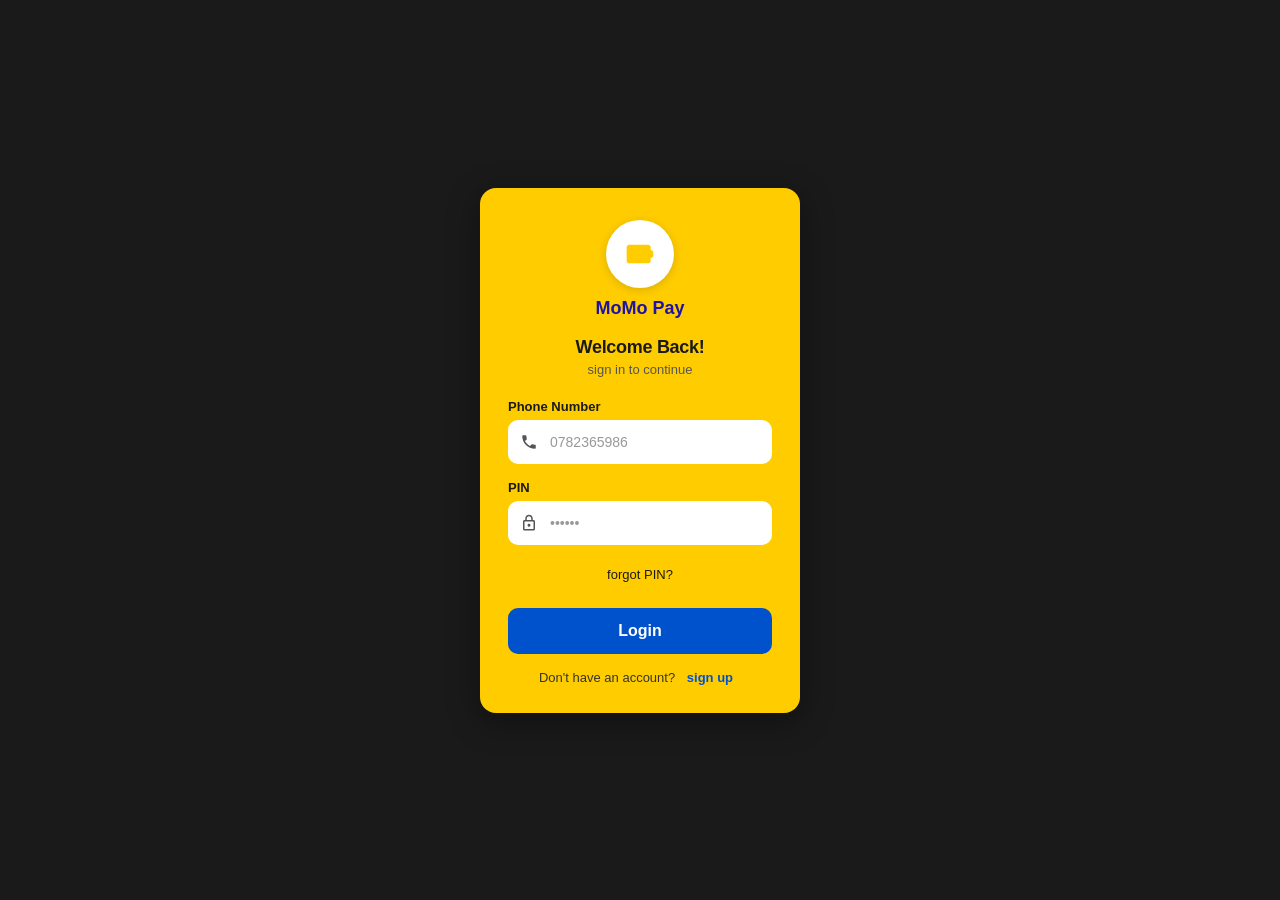
<file: index.html>
<!DOCTYPE html>
<html lang="en">
<head>
  <meta charset="UTF-8">
  <meta name="viewport" content="width=device-width, initial-scale=1.0">
  <title>MoMo Pay - Login</title>
  <link rel="stylesheet" href="styles.css">
</head>
<body>
  <div class="page">
    <div class="login-card">
      <!-- Logo -->
      <div class="logo-wrapper">
        <div class="logo-circle">
          <svg width="32" height="32" viewBox="0 0 24 24" fill="none" xmlns="http://www.w3.org/2000/svg">
            <path d="M2 7C2 5.89543 2.89543 5 4 5H18C19.1046 5 20 5.89543 20 7V17C20 18.1046 19.1046 19 18 19H4C2.89543 19 2 18.1046 2 17V7Z" fill="#1F13A3"/>
            <circle cx="16" cy="12" r="2" fill="#F13A3"/>
            <path d="M20 9H18.5V15H20C21.1046 15 22 14.1046 22 13V11C22 9.89543 21.1046 9 20 9Z" fill="#1F13A3"/>
          </svg>
        </div>
        <p style="font-size:18px; font-weight:bold; color:#1F13A3; margin-top:4px; text-align:center;">MoMo Pay</p>
      </div>

      <h1 class="welcome">Welcome Back!</h1>
      <p class="subtitle">sign in to continue</p>

      <!-- Error Message -->
      <div id="errorBox" class="error-box" style="display: none;"></div>

      <!-- Phone Number -->
      <div class="input-group">
        <label for="phone">Phone Number</label>
        <div class="input-wrapper">
          <span class="input-icon">
            <svg width="18" height="18" viewBox="0 0 24 24" fill="none">
              <path d="M6.62 10.79C8.06 13.62 10.38 15.94 13.21 17.38L15.41 15.18C15.69 14.9 16.08 14.82 16.43 14.93C17.55 15.3 18.75 15.5 20 15.5C20.55 15.5 21 15.95 21 16.5V20C21 20.55 20.55 21 20 21C10.61 21 3 13.39 3 4C3 3.45 3.45 3 4 3H7.5C8.05 3 8.5 3.45 8.5 4C8.5 5.25 8.7 6.45 9.07 7.57C9.18 7.92 9.1 8.31 8.82 8.59L6.62 10.79Z" fill="#555"/>
            </svg>
          </span>
          <input type="tel" id="phone" placeholder="0782365986" maxlength="15" autocomplete="tel">
        </div>
      </div>

      <!-- PIN -->
      <div class="input-group">
        <label for="pin">PIN</label>
        <div class="input-wrapper">
          <span class="input-icon">
            <svg width="18" height="18" viewBox="0 0 24 24" fill="none">
              <path d="M18 8H17V6C17 3.24 14.76 1 12 1C9.24 1 7 3.24 7 6V8H6C4.9 8 4 8.9 4 10V20C4 21.1 4.9 22 6 22H18C19.1 22 20 21.1 20 20V10C20 8.9 19.1 8 18 8ZM12 3C13.66 3 15 4.34 15 6V8H9V6C9 4.34 10.34 3 12 3ZM18 20H6V10H18V20ZM12 17C13.1 17 14 16.1 14 15C14 13.9 13.1 13 12 13C10.9 13 10 13.9 10 15C10 16.1 10.9 17 12 17Z" fill="#555"/>
            </svg>
          </span>
          <input type="password" id="pin" placeholder="••••••" maxlength="6" autocomplete="current-password">
        </div>
      </div>

      <a href="#" class="forgot-link">forgot PIN?</a>

      <!-- Login Button -->
      <button type="button" id="loginBtn" class="login-btn">Login</button>

      <!-- Links -->
      <p class="signup-text">Don't have an account? <a href="#">sign up</a></p>
    </div>
  </div>

  <script src="script.js"></script>
</body>
</html>
</file>
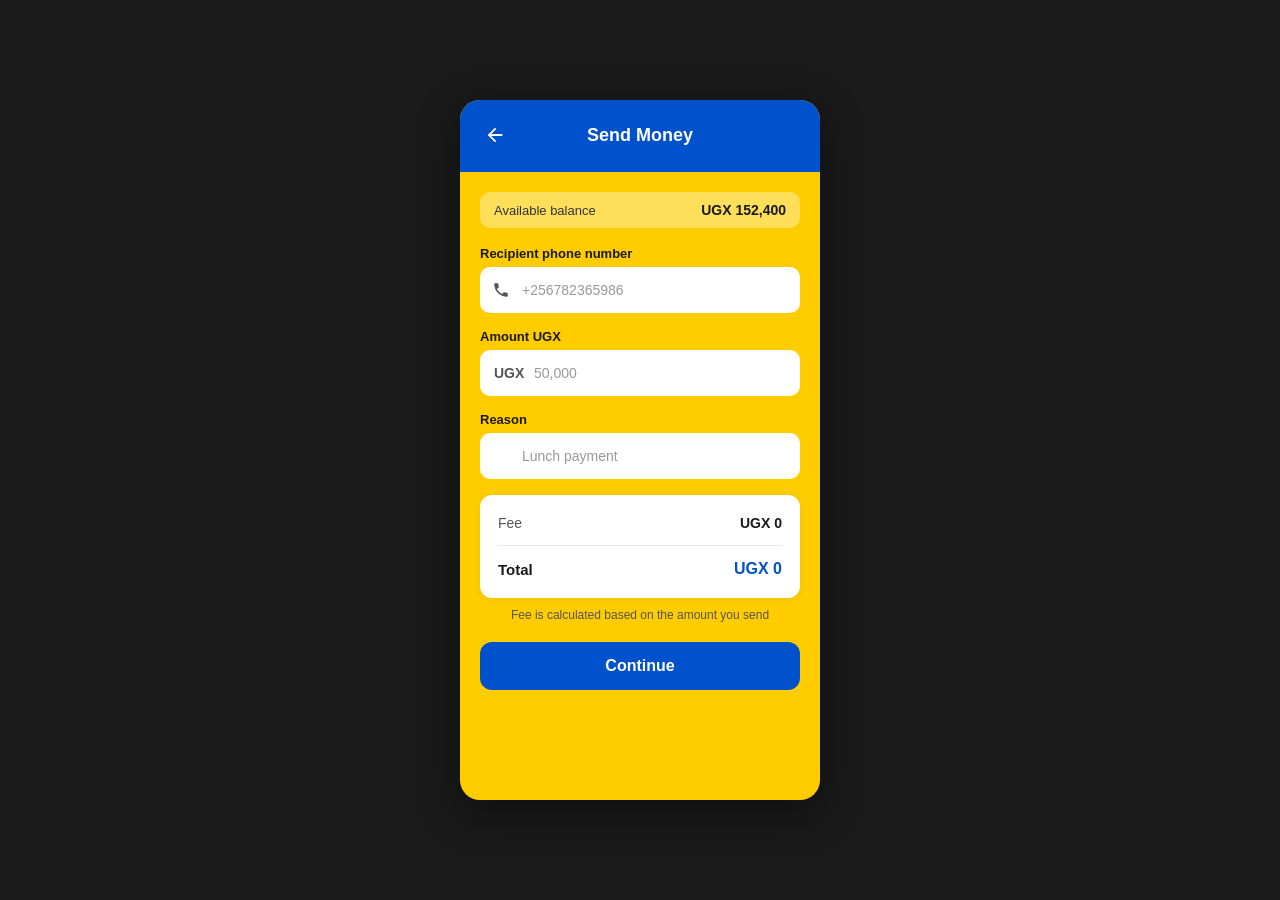
<file: confirm.html>
<!DOCTYPE html>
<html lang="en">
<head>
  <meta charset="UTF-8">
  <meta name="viewport" content="width=device-width, initial-scale=1.0">
  <title>MoMo Pay - Confirm Transaction</title>
  <link rel="stylesheet" href="confirm.css">
</head>
<body>
  <div class="phone-frame">
    <!-- Header -->
    <header class="header">
      <button class="back-btn" id="backBtn" aria-label="Go back" title="Go back">
        <svg width="22" height="22" viewBox="0 0 24 24" fill="none">
          <path d="M20 11H7.83L13.42 5.41L12 4L4 12L12 20L13.41 18.59L7.83 13H20V11Z" fill="white"/>
        </svg>
      </button>
      <h1 class="header-title">Confirm Transaction</h1>
      <div class="header-spacer"></div>
    </header>

    <div class="content">
      <!-- Review Card -->
      <div class="confirm-card">
        <p class="confirm-label">You are sending</p>
        <p class="confirm-amount" id="displayAmount">UGX 50,000</p>
        <p class="confirm-to">To <strong id="displayName">Sarah Mary</strong></p>
        <p class="confirm-phone" id="displayRecipient">0782365986</p>

        <div class="details-box">
          <div class="confirm-row">
            <span class="label">Fee</span>
            <span class="value" id="displayFee">UGX 500</span>
          </div>
          <div class="confirm-row">
            <span class="label">Total</span>
            <span class="value total" id="displayTotal">UGX 50,500</span>
          </div>
          <div class="confirm-row">
            <span class="label">Reason</span>
            <span class="value" id="displayReason">Lunch payment</span>
          </div>
        </div>
      </div>

      <p class="warning-text">Please verify the recipient details before confirming</p>

      <div class="btn-group">
        <button class="confirm-pin-btn" id="confirmBtn">Confirm with PIN</button>
        <button class="cancel-btn" id="cancelBtn">Cancel</button>
      </div>
    </div>
  </div>

  <!-- PIN Popup Modal -->
  <div class="modal-overlay" id="pinModal">
    <div class="modal-box">
      <h2 class="modal-title">Confirm Payment</h2>
      <p class="modal-message">
        You are sending <strong id="modalAmount">UGX 50,000</strong>
        to <strong id="modalName">Sarah Mary</strong>
      </p>
      <p class="modal-phone" id="modalPhone">0782365986</p>

      <div class="pin-group">
        <label for="confirmPin">Enter your PIN to confirm</label>
        <input type="password" id="confirmPin" placeholder="Enter PIN" maxlength="6" autocomplete="off">
      </div>

      <div id="pinError" class="pin-error" style="display: none;"></div>

      <div class="modal-btns">
        <button class="modal-confirm-btn" id="modalConfirmBtn">Confirm</button>
        <button class="modal-cancel-btn" id="modalCancelBtn">Cancel</button>
      </div>
    </div>
  </div>

  <script src="confirm.js"></script>
</body>
</html>
</file>
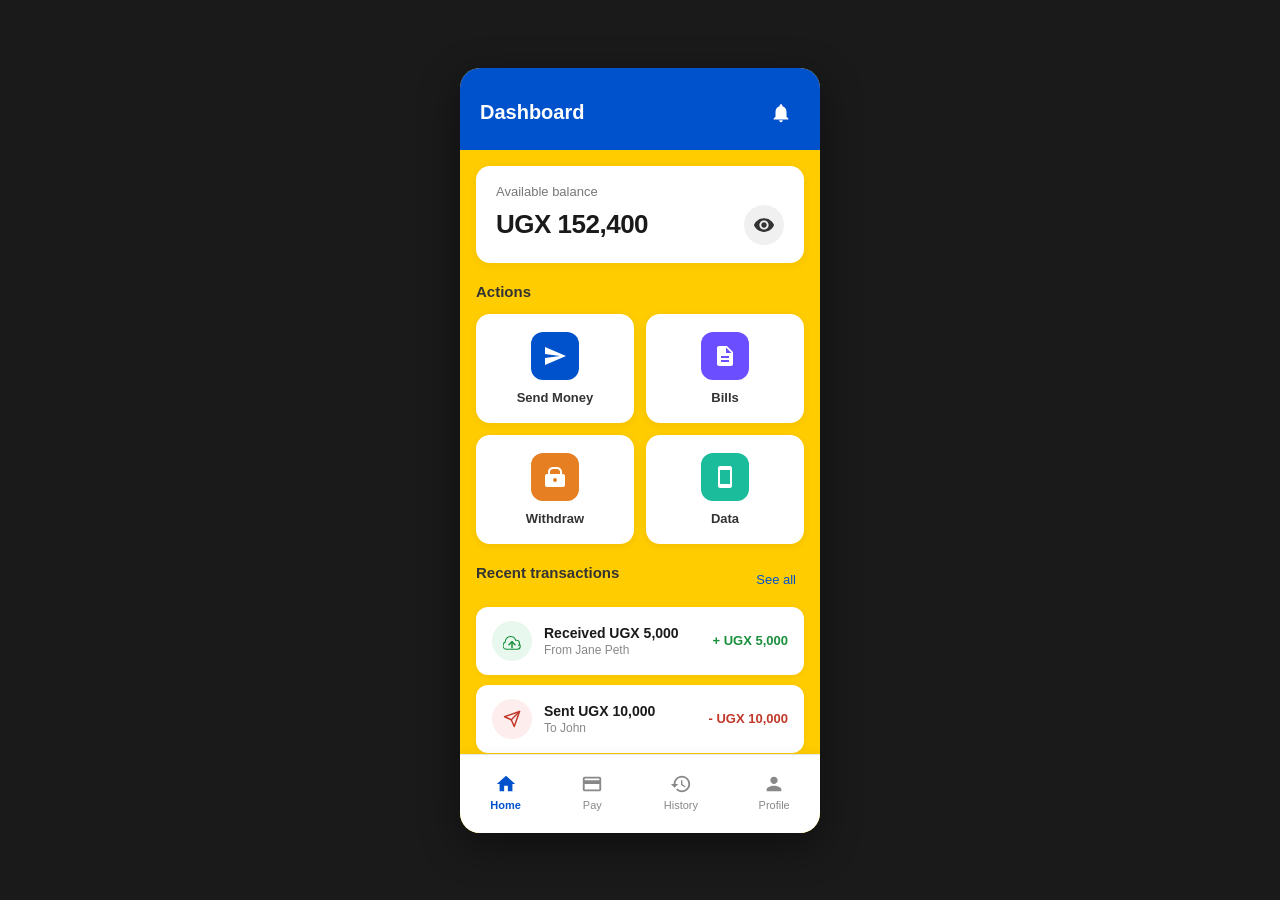
<file: dashboard.html>
<!DOCTYPE html>
<html lang="en">
<head>
  <meta charset="UTF-8">
  <meta name="viewport" content="width=device-width, initial-scale=1.0">
  <title>MoMo Pay - Dashboard</title>
  <link rel="stylesheet" href="dashboard.css">
</head>
<body>
  <div class="phone-frame">
    <!-- Status Bar Spacer -->
    <div class="status-bar"></div>

    <!-- Header -->
    <header class="header">
      <h1 class="header-title">Dashboard</h1>
      <button class="header-btn" id="notificationBtn" aria-label="Notifications" title="Notifications">
        <svg width="22" height="22" viewBox="0 0 24 24" fill="none">
          <path d="M12 22C13.1 22 14 21.1 14 20H10C10 21.1 10.9 22 12 22ZM18 16V11C18 7.93 16.36 5.36 13.5 4.68V4C13.5 3.17 12.83 2.5 12 2.5C11.17 2.5 10.5 3.17 10.5 4V4.68C7.63 5.36 6 7.92 6 11V16L4 18V19H20V18L18 16Z" fill="white"/>
        </svg>
      </button>
    </header>

    <!-- Balance Card -->
    <section class="balance-card">
      <p class="balance-label">Available balance</p>
      <div class="balance-row">
        <h2 class="balance-amount" id="balanceAmount">UGX 152,400</h2>
        <button class="eye-btn" id="toggleBalance" aria-label="Toggle balance visibility" title="Show / Hide balance">
          <svg id="eyeIcon" width="22" height="22" viewBox="0 0 24 24" fill="none">
            <path d="M12 4.5C7 4.5 2.73 7.61 1 12C2.73 16.39 7 19.5 12 19.5C17 19.5 21.27 16.39 23 12C21.27 7.61 17 4.5 12 4.5ZM12 17C9.24 17 7 14.76 7 12C7 9.24 9.24 7 12 7C14.76 7 17 9.24 17 12C17 14.76 14.76 17 12 17ZM12 9C10.34 9 9 10.34 9 12C9 13.66 10.34 15 12 15C13.66 15 15 13.66 15 12C15 10.34 13.66 9 12 9Z" fill="#333"/>
          </svg>
        </button>
      </div>
    </section>

    <!-- Actions -->
    <section class="actions-section">
      <h3 class="section-title">Actions</h3>
      <div class="actions-grid">
        <button class="action-btn" id="sendMoneyBtn" title="Send Money">
          <div class="action-icon send">
            <svg width="24" height="24" viewBox="0 0 24 24" fill="none">
              <path d="M2.01 21L23 12L2.01 3L2 10L17 12L2 14L2.01 21Z" fill="white"/>
            </svg>
          </div>
          <span class="action-label">Send Money</span>
        </button>

        <button class="action-btn" id="billsBtn" title="Pay Bills">
          <div class="action-icon bills">
            <svg width="24" height="24" viewBox="0 0 24 24" fill="none">
              <path d="M14 2H6C4.9 2 4 2.9 4 4V20C4 21.1 4.9 22 6 22H18C19.1 22 20 21.1 20 20V8L14 2ZM16 18H8V16H16V18ZM16 14H8V12H16V14ZM13 9V3.5L18.5 9H13Z" fill="white"/>
            </svg>
          </div>
          <span class="action-label">Bills</span>
        </button>

        <button class="action-btn" id="withdrawBtn" title="Withdraw">
          <div class="action-icon withdraw">
            <svg width="24" height="24" viewBox="0 0 24 24" fill="none">
              <path d="M5 9V7C5 4.24 7.24 2 10 2H14C16.76 2 19 4.24 19 7V9H20C21.1 9 22 9.9 22 11V20C22 21.1 21.1 22 20 22H4C2.9 22 2 21.1 2 20V11C2 9.9 2.9 9 4 9H5ZM7 7V9H17V7C17 5.34 15.66 4 14 4H10C8.34 4 7 5.34 7 7ZM12 17C13.1 17 14 16.1 14 15C14 13.9 13.1 13 12 13C10.9 13 10 13.9 10 15C10 16.1 10.9 17 12 17Z" fill="white"/>
            </svg>
          </div>
          <span class="action-label">Withdraw</span>
        </button>

        <button class="action-btn" id="dataBtn" title="Buy Data">
          <div class="action-icon data">
            <svg width="24" height="24" viewBox="0 0 24 24" fill="none">
              <path d="M17 1.01L7 1C5.9 1 5 1.9 5 3V21C5 22.1 5.9 23 7 23H17C18.1 23 19 22.1 19 21V3C19 1.9 18.1 1.01 17 1.01ZM17 19H7V5H17V19Z" fill="white"/>
            </svg>
          </div>
          <span class="action-label">Data</span>
        </button>
      </div>
    </section>

    <!-- Recent Transactions -->
    <section class="transactions-section">
      <div class="transactions-header">
        <h3 class="section-title">Recent transactions</h3>
        <a href="#" class="see-all" id="seeAllLink">See all</a>
      </div>

      <div class="transaction-list">
        <div class="transaction-item">
          <div class="tx-icon received">
            <svg width="18" height="18" viewBox="0 0 24 24" fill="none">
              <path d="M16 17L12 13L8 17" stroke="#1a8f3c" stroke-width="2" stroke-linecap="round" stroke-linejoin="round"/>
              <path d="M12 13V21" stroke="#1a8f3c" stroke-width="2" stroke-linecap="round"/>
              <path d="M20.39 18.39C21.36 17.53 22 16.33 22 15C22 12.79 20.21 11 18 11C17.66 11 17.33 11.04 17.01 11.12C16.07 8.12 13.32 6 10 6C6.13 6 3 9.13 3 13C3 13.14 3 13.28 3.01 13.42C1.25 14.18 0 15.92 0 18C0 20.76 2.24 23 5 23H19C21.21 23 23 21.21 23 19C23 17.69 22.37 16.51 21.39 15.72" stroke="#1a8f3c" stroke-width="1.5"/>
            </svg>
          </div>
          <div class="tx-details">
            <p class="tx-title">Received UGX 5,000</p>
            <p class="tx-subtitle">From Jane Peth</p>
          </div>
          <div class="tx-amount positive">+ UGX 5,000</div>
        </div>

        <div class="transaction-item">
          <div class="tx-icon sent">
            <svg width="18" height="18" viewBox="0 0 24 24" fill="none">
              <path d="M22 2L11 13" stroke="#c0392b" stroke-width="2" stroke-linecap="round"/>
              <path d="M22 2L15 22L11 13L2 9L22 2Z" stroke="#c0392b" stroke-width="2" stroke-linecap="round" stroke-linejoin="round"/>
            </svg>
          </div>
          <div class="tx-details">
            <p class="tx-title">Sent UGX 10,000</p>
            <p class="tx-subtitle">To John</p>
          </div>
          <div class="tx-amount negative">- UGX 10,000</div>
        </div>
      </div>
    </section>

    <!-- Bottom Navigation -->
    <nav class="bottom-nav">
      <button class="nav-item active" id="navHome" title="Home">
        <svg width="22" height="22" viewBox="0 0 24 24" fill="none">
          <path d="M10 20V14H14V20H19V12H22L12 3L2 12H5V20H10Z" fill="#0052CC"/>
        </svg>
        <span>Home</span>
      </button>
      <button class="nav-item" id="navPay" title="Pay">
        <svg width="22" height="22" viewBox="0 0 24 24" fill="none">
          <path d="M20 4H4C2.89 4 2.01 4.89 2.01 6L2 18C2 19.11 2.89 20 4 20H20C21.11 20 22 19.11 22 18V6C22 4.89 21.11 4 20 4ZM20 18H4V12H20V18ZM20 8H4V6H20V8Z" fill="#888"/>
        </svg>
        <span>Pay</span>
      </button>
      <button class="nav-item" id="navHistory" title="History">
        <svg width="22" height="22" viewBox="0 0 24 24" fill="none">
          <path d="M13 3C8.03 3 4 7.03 4 12H1L4.96 15.96L5.03 16.1L9 12H6C6 8.13 9.13 5 13 5C16.87 5 20 8.13 20 12C20 15.87 16.87 19 13 19C11.07 19 9.32 18.21 8.06 16.94L6.64 18.36C8.27 19.99 10.51 21 13 21C17.97 21 22 16.97 22 12C22 7.03 17.97 3 13 3ZM12 8V13L16.28 15.54L17 14.33L13.5 12.25V8H12Z" fill="#888"/>
        </svg>
        <span>History</span>
      </button>
      <button class="nav-item" id="navProfile" title="Profile">
        <svg width="22" height="22" viewBox="0 0 24 24" fill="none">
          <path d="M12 12C14.21 12 16 10.21 16 8C16 5.79 14.21 4 12 4C9.79 4 8 5.79 8 8C8 10.21 9.79 12 12 12ZM12 14C9.33 14 4 15.34 4 18V20H20V18C20 15.34 14.67 14 12 14Z" fill="#888"/>
        </svg>
        <span>Profile</span>
      </button>
    </nav>
  </div>

  <script src="dashboard.js"></script>
</body>
</html>
</file>
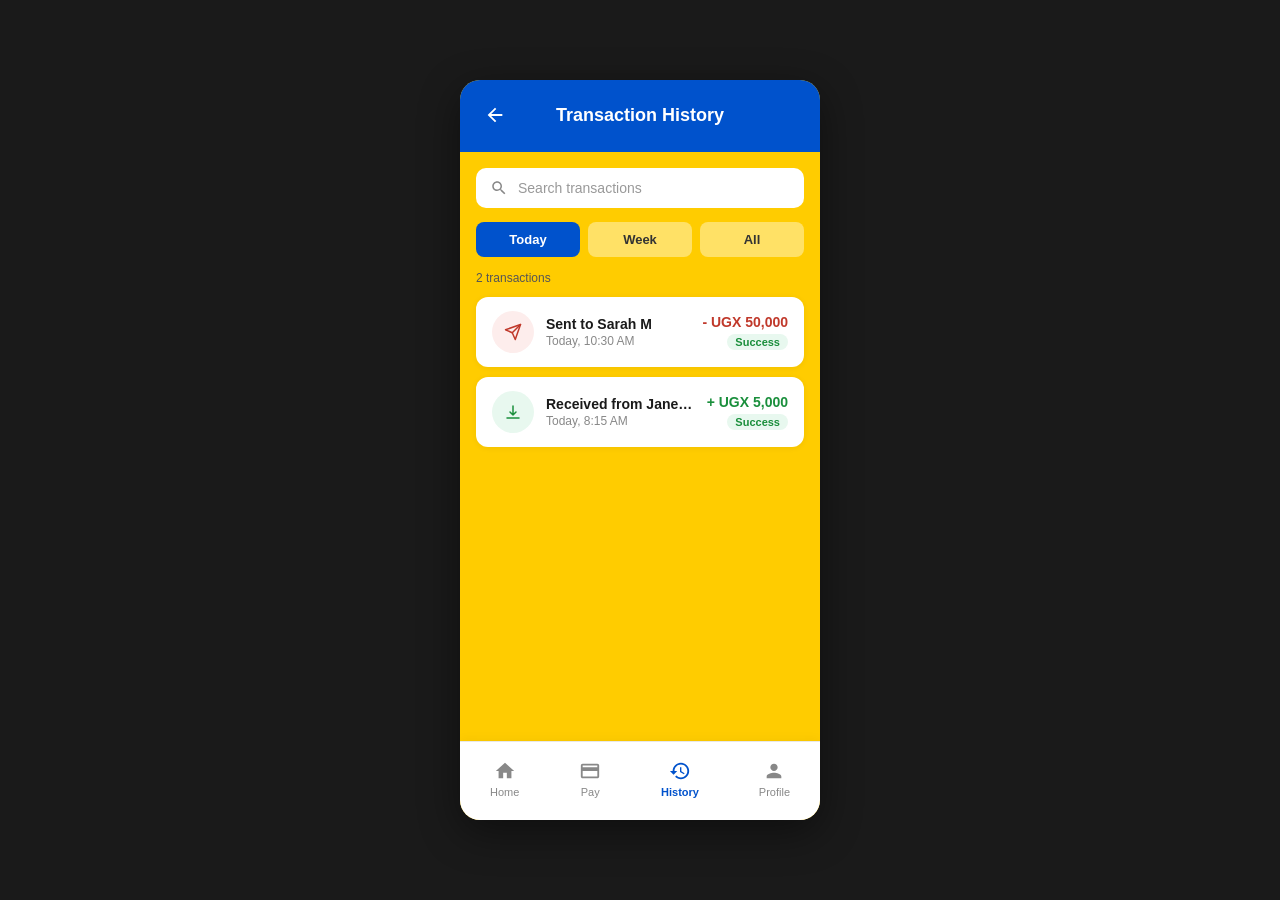
<file: history.html>
<!DOCTYPE html>
<html lang="en">
<head>
  <meta charset="UTF-8">
  <meta name="viewport" content="width=device-width, initial-scale=1.0">
  <title>MoMo Pay - Transaction History</title>
  <link rel="stylesheet" href="history.css">
</head>
<body>
  <div class="phone-frame">
    <!-- Header -->
    <header class="header">
      <button class="back-btn" id="backBtn" aria-label="Go back" title="Go back">
        <svg width="22" height="22" viewBox="0 0 24 24" fill="none">
          <path d="M20 11H7.83L13.42 5.41L12 4L4 12L12 20L13.41 18.59L7.83 13H20V11Z" fill="white"/>
        </svg>
      </button>
      <h1 class="header-title">Transaction History</h1>
      <div class="header-spacer"></div>
    </header>

    <div class="content">
      <!-- Search -->
      <div class="search-box">
        <svg class="search-icon" width="18" height="18" viewBox="0 0 24 24" fill="none">
          <path d="M15.5 14H14.71L14.43 13.73C15.41 12.59 16 11.11 16 9.5C16 5.91 13.09 3 9.5 3C5.91 3 3 5.91 3 9.5C3 13.09 5.91 16 9.5 16C11.11 16 12.59 15.41 13.73 14.43L14 14.71V15.5L19 20.49L20.49 19L15.5 14ZM9.5 14C7.01 14 5 11.99 5 9.5C5 7.01 7.01 5 9.5 5C11.99 5 14 7.01 14 9.5C14 11.99 11.99 14 9.5 14Z" fill="#888"/>
        </svg>
        <input type="text" id="searchInput" placeholder="Search transactions">
      </div>

      <!-- Filter Tabs -->
      <div class="filter-tabs">
        <button class="tab active" data-filter="today" id="tabToday">Today</button>
        <button class="tab" data-filter="week" id="tabWeek">Week</button>
        <button class="tab" data-filter="all" id="tabAll">All</button>
      </div>

      <!-- Transaction count -->
      <p class="tx-count" id="txCount">4 transactions</p>

      <!-- Transaction List -->
      <div class="tx-list" id="txList">
        <!-- Filled by JavaScript -->
      </div>

      <!-- Empty state -->
      <div class="empty-state" id="emptyState" style="display: none;">
        <p>No transactions found</p>
      </div>
    </div>

    <!-- Bottom Navigation -->
    <nav class="bottom-nav">
      <button class="nav-item" id="navHome" title="Home">
        <svg width="22" height="22" viewBox="0 0 24 24" fill="none">
          <path d="M10 20V14H14V20H19V12H22L12 3L2 12H5V20H10Z" fill="#888"/>
        </svg>
        <span>Home</span>
      </button>
      <button class="nav-item" id="navPay" title="Pay">
        <svg width="22" height="22" viewBox="0 0 24 24" fill="none">
          <path d="M20 4H4C2.89 4 2.01 4.89 2.01 6L2 18C2 19.11 2.89 20 4 20H20C21.11 20 22 19.11 22 18V6C22 4.89 21.11 4 20 4ZM20 18H4V12H20V18ZM20 8H4V6H20V8Z" fill="#888"/>
        </svg>
        <span>Pay</span>
      </button>
      <button class="nav-item active" id="navHistory" title="History">
        <svg width="22" height="22" viewBox="0 0 24 24" fill="none">
          <path d="M13 3C8.03 3 4 7.03 4 12H1L4.96 15.96L5.03 16.1L9 12H6C6 8.13 9.13 5 13 5C16.87 5 20 8.13 20 12C20 15.87 16.87 19 13 19C11.07 19 9.32 18.21 8.06 16.94L6.64 18.36C8.27 19.99 10.51 21 13 21C17.97 21 22 16.97 22 12C22 7.03 17.97 3 13 3ZM12 8V13L16.28 15.54L17 14.33L13.5 12.25V8H12Z" fill="#0052CC"/>
        </svg>
        <span>History</span>
      </button>
      <button class="nav-item" id="navProfile" title="Profile">
        <svg width="22" height="22" viewBox="0 0 24 24" fill="none">
          <path d="M12 12C14.21 12 16 10.21 16 8C16 5.79 14.21 4 12 4C9.79 4 8 5.79 8 8C8 10.21 9.79 12 12 12ZM12 14C9.33 14 4 15.34 4 18V20H20V18C20 15.34 14.67 14 12 14Z" fill="#888"/>
        </svg>
        <span>Profile</span>
      </button>
    </nav>
  </div>

  <script src="history.js"></script>
</body>
</html>
</file>
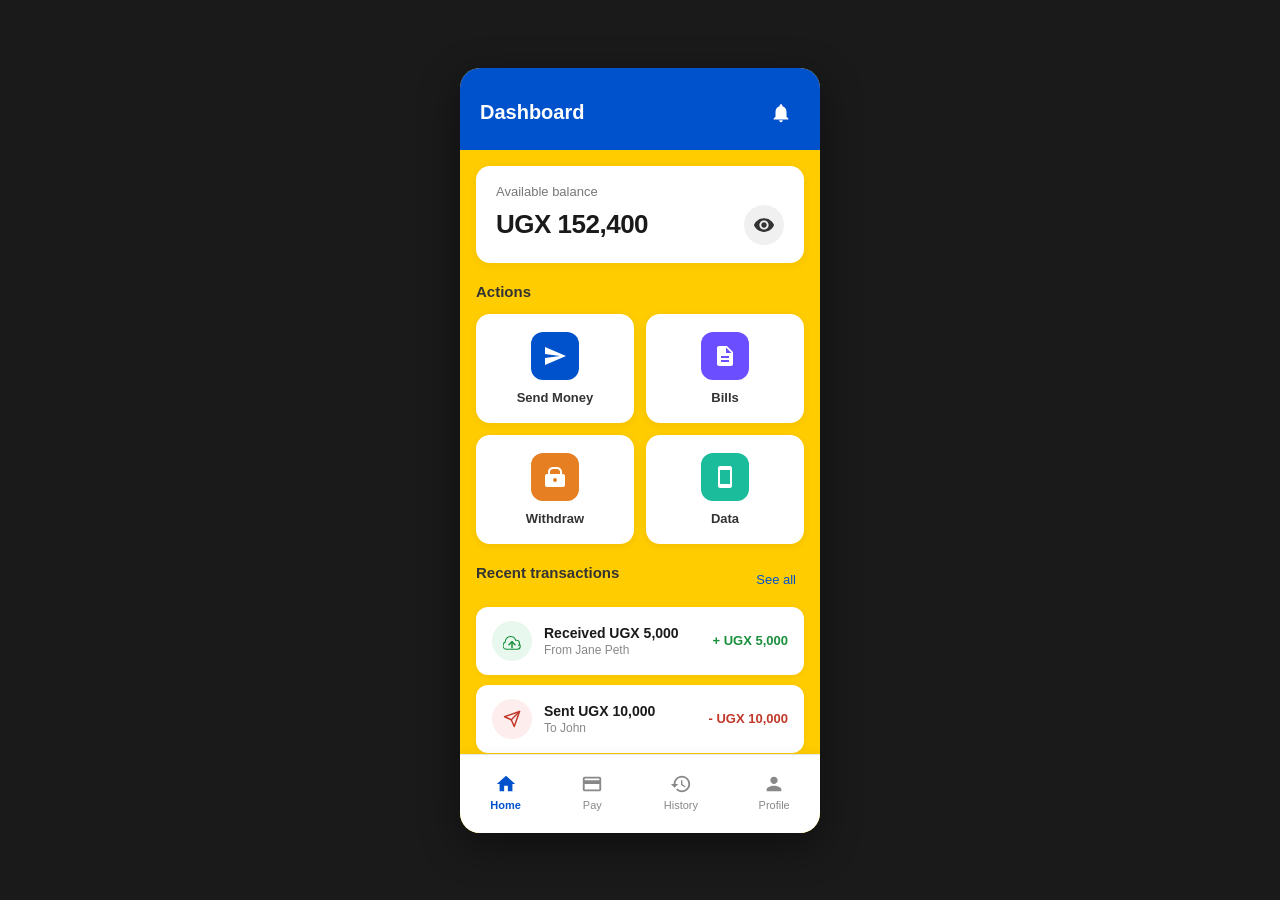
<file: receipt.html>
<!DOCTYPE html>
<html lang="en">
<head>
  <meta charset="UTF-8">
  <meta name="viewport" content="width=device-width, initial-scale=1.0">
  <title>MoMo Pay - Receipt</title>
  <link rel="stylesheet" href="receipt.css">
</head>
<body>
  <div class="phone-frame">
    <header class="header">
      <div class="header-spacer"></div>
      <h1 class="header-title">Receipt</h1>
      <div class="header-spacer"></div>
    </header>

    <div class="content">
      <div class="receipt-card">
        <div class="success-icon">
          <svg width="32" height="32" viewBox="0 0 24 24" fill="none">
            <path d="M9 16.17L4.83 12L3.41 13.41L9 19L21 7L19.59 5.59L9 16.17Z" fill="#1a8f3c"/>
          </svg>
        </div>
        <p class="success-title">Payment Successful</p>
        <p class="success-sub">Your transaction has been completed successfully</p>

        <div class="receipt-row">
          <span class="label">Transaction ID</span>
          <span class="value" id="txId">MM-2026091</span>
        </div>
        <div class="receipt-row">
          <span class="label">Amount</span>
          <span class="value" id="txAmount">UGX 0</span>
        </div>
        <div class="receipt-row">
          <span class="label">To</span>
          <span class="value" id="txTo">-</span>
        </div>
        <div class="receipt-row">
          <span class="label">Fee</span>
          <span class="value" id="txFee">UGX 0</span>
        </div>
        <div class="receipt-row">
          <span class="label">Date and Time</span>
          <span class="value" id="txDate">-</span>
        </div>
        <div class="receipt-row">
          <span class="label">New Balance</span>
          <span class="value" id="txBalance">UGX 0</span>
        </div>
      </div>

      <button class="done-btn" id="doneBtn">Done</button>
    </div>
  </div>

  <script src="receipt.js"></script>
</body>
</html>
</file>
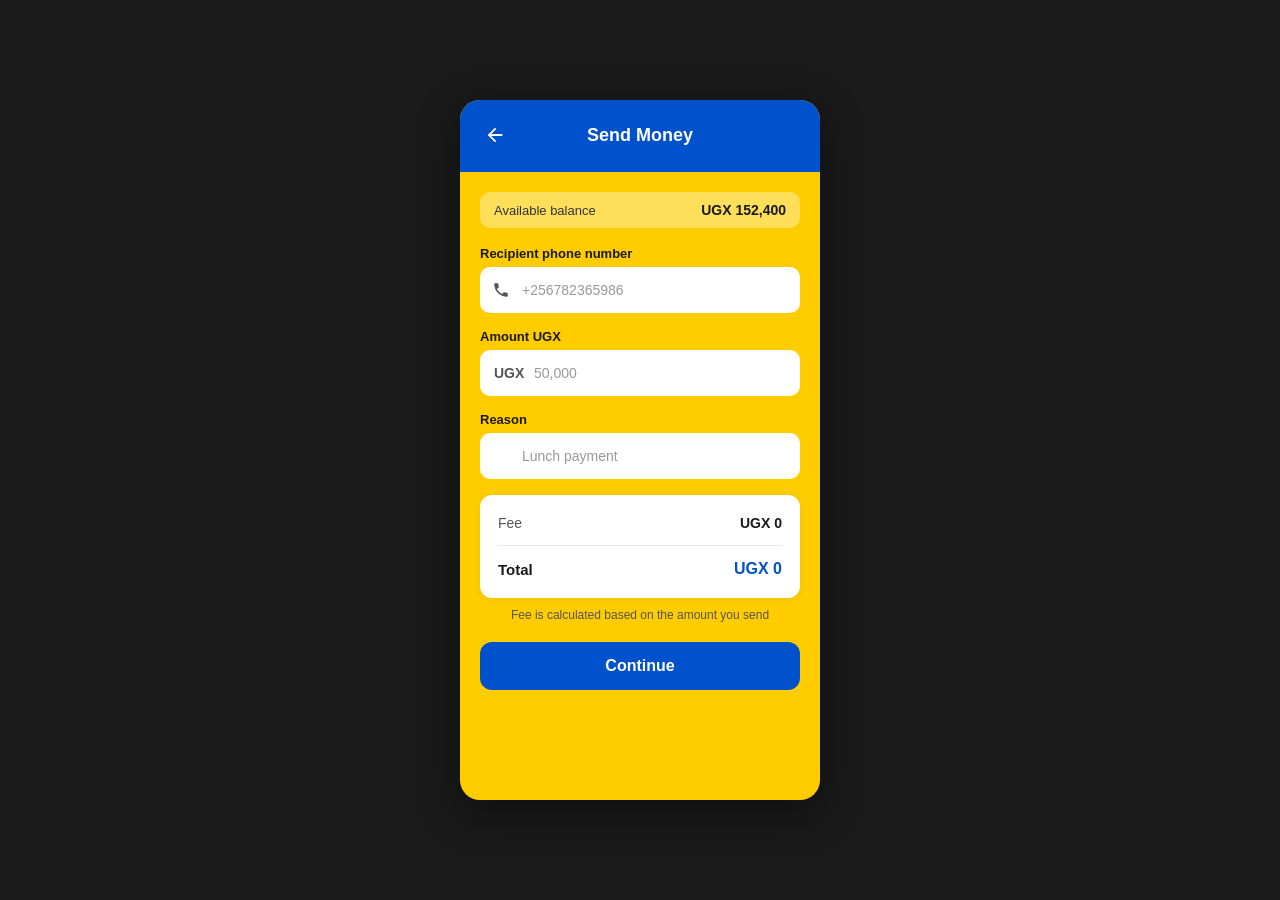
<file: send-money.html>
<!DOCTYPE html>
<html lang="en">
<head>
  <meta charset="UTF-8">
  <meta name="viewport" content="width=device-width, initial-scale=1.0">
  <title>MoMo Pay - Send Money</title>
  <link rel="stylesheet" href="send-money.css">
</head>
<body>
  <div class="phone-frame">
    <!-- Header -->
    <header class="header">
      <button class="back-btn" id="backBtn" aria-label="Go back" title="Go back">
        <svg width="22" height="22" viewBox="0 0 24 24" fill="none">
          <path d="M20 11H7.83L13.42 5.41L12 4L4 12L12 20L13.41 18.59L7.83 13H20V11Z" fill="white"/>
        </svg>
      </button>
      <h1 class="header-title">Send Money</h1>
      <div class="header-spacer"></div>
    </header>

    <div class="content">
      <!-- Available Balance -->
      <div class="balance-info">
        <span class="balance-label">Available balance</span>
        <span class="balance-value" id="availableBalance">UGX 152,400</span>
      </div>

      <!-- Error Message -->
      <div id="errorBox" class="error-box" style="display: none;"></div>

      <!-- Success Message -->
      <div id="successBox" class="success-box" style="display: none;"></div>

      <!-- Recipient Phone -->
      <div class="input-group">
        <label for="recipient">Recipient phone number</label>
        <div class="input-wrapper">
          <span class="input-icon">
            <svg width="18" height="18" viewBox="0 0 24 24" fill="none">
              <path d="M6.62 10.79C8.06 13.62 10.38 15.94 13.21 17.38L15.41 15.18C15.69 14.9 16.08 14.82 16.43 14.93C17.55 15.3 18.75 15.5 20 15.5C20.55 15.5 21 15.95 21 16.5V20C21 20.55 20.55 21 20 21C10.61 21 3 13.39 3 4C3 3.45 3.45 3 4 3H7.5C8.05 3 8.5 3.45 8.5 4C8.5 5.25 8.7 6.45 9.07 7.57C9.18 7.92 9.1 8.31 8.82 8.59L6.62 10.79Z" fill="#555"/>
            </svg>
          </span>
          <input type="tel" id="recipient" placeholder="+256782365986" maxlength="15">
        </div>
      </div>

      <!-- Amount -->
      <div class="input-group">
        <label for="amount">Amount UGX</label>
        <div class="input-wrapper">
          <span class="currency-prefix">UGX</span>
          <input type="number" id="amount" placeholder="50,000" min="500" step="100">
        </div>
      </div>

      <!-- Reason -->
      <div class="input-group">
        <label for="reason">Reason</label>
        <div class="input-wrapper">
          <input type="text" id="reason" placeholder="Lunch payment" maxlength="50">
        </div>
      </div>

      <!-- Fee & Total Summary -->
      <div class="summary-card">
        <div class="summary-row">
          <span class="summary-label">Fee</span>
          <span class="summary-value" id="feeDisplay">UGX 0</span>
        </div>
        <div class="summary-divider"></div>
        <div class="summary-row total-row">
          <span class="summary-label">Total</span>
          <span class="summary-value total-value" id="totalDisplay">UGX 0</span>
        </div>
      </div>

      <!-- Fee Note -->
      <p class="fee-note" id="feeNote">Fee is calculated based on the amount you send</p>

      <!-- Continue Button -->
      <button type="button" id="continueBtn" class="continue-btn">Continue</button>
    </div>
  </div>

  <script src="send-money.js"></script>
</body>
</html>
</file>
<file: styles.css>
* {
  margin: 0;
  padding: 0;
  box-sizing: border-box;
}

body {
  font-family: -apple-system, BlinkMacSystemFont, "Segoe UI", Roboto, Helvetica, Arial, sans-serif;
  background: #1a1a1a;
  min-height: 100vh;
  display: flex;
  justify-content: center;
  align-items: center;
  padding: 20px;
}

.page {
  display: flex;
  justify-content: center;
  align-items: center;
}

.login-card {
  background: #FFCC00;
  width: 320px;
  border-radius: 16px;
  padding: 32px 28px 28px;
  box-shadow: 0 8px 32px rgba(0, 0, 0, 0.4);
  text-align: center;
  transition: box-shadow 0.3s ease;
}

.login-card:hover {
  box-shadow: 0 12px 40px rgba(0, 0, 0, 0.5);
}

/* Logo */
.logo-wrapper {
  display: flex;
  flex-direction: column;
  align-items:center;
  justify-content: center;
  gap:6px;
  margin-bottom: 18px;
}

.logo-circle {
  width: 68px;
  height: 68px;
  background: #FFFFFF;
  border-radius: 50%;
  display: flex;
  align-items: center;
  justify-content: center;
  box-shadow: 0 2px 8px rgba(0, 0, 0, 0.15);
  transition: transform 0.3s ease, box-shadow 0.3s ease;
  cursor: pointer;
}

.logo-circle:hover {
  transform: scale(1.12) rotate(5deg);
  box-shadow: 0 6px 18px rgba(0, 0, 0, 0.3);
}

.logo-circle svg path {
  fill: #FFCC00;
  transition: fill 0.3s ease;
}

.logo-circle:hover svg path {
  fill: #E6B800;
}
.log-circle{
  width:36px;
  height:36px;
}

/* Typography */
.welcome {
  font-size: 18px;
  font-weight: 700;
  color: #1a1a1a;
  margin-bottom: 4px;
  letter-spacing: -0.3px;
}

.subtitle {
  font-size: 13px;
  color: #555;
  margin-bottom: 22px;
  font-weight: 400;
}

/* Error Box */
.error-box {
  background: #ff3b30;
  color: #ffffff;
  font-size: 13px;
  font-weight: 500;
  padding: 10px 14px;
  border-radius: 8px;
  margin-bottom: 16px;
  text-align: left;
  line-height: 1.4;
}

/* Input Groups */
.input-group {
  text-align: left;
  margin-bottom: 16px;
}

.input-group label {
  display: block;
  font-size: 13px;
  font-weight: 600;
  color: #1a1a1a;
  margin-bottom: 6px;
  transition: color 0.2s ease;
}

.input-group:focus-within label {
  color: #0052CC;
}

.input-wrapper {
  position: relative;
  display: flex;
  align-items: center;
}

.input-icon {
  position: absolute;
  left: 12px;
  display: flex;
  align-items: center;
  pointer-events: none;
  transition: transform 0.25s ease;
}

.input-icon svg path {
  transition: fill 0.25s ease;
}

.input-wrapper:focus-within .input-icon {
  transform: scale(1.2);
}

.input-wrapper:focus-within .input-icon svg path {
  fill: #0052CC;
}

.input-wrapper input {
  width: 100%;
  padding: 12px 14px 12px 40px;
  border: 2px solid transparent;
  border-radius: 10px;
  background: #FFFFFF;
  font-size: 14px;
  color: #1a1a1a;
  outline: none;
  transition: box-shadow 0.25s ease, border-color 0.25s ease, transform 0.2s ease;
}

.input-wrapper input::placeholder {
  color: #999;
}

.input-wrapper input:hover {
  box-shadow: 0 3px 12px rgba(0, 0, 0, 0.12);
  border-color: #E0E0E0;
}

.input-wrapper input:focus {
  box-shadow: 0 0 0 3px rgba(0, 82, 204, 0.25);
  border-color: #0052CC;
}

/* Login Button */
.login-btn {
  width: 100%;
  padding: 14px;
  background: #0052CC;
  color: #FFFFFF;
  font-size: 16px;
  font-weight: 600;
  border: none;
  border-radius: 10px;
  cursor: pointer;
  margin-top: 8px;
  margin-bottom: 16px;
  transition: background 0.25s ease, transform 0.2s ease, box-shadow 0.25s ease;
}

.login-btn:hover {
  background: #003d99;
  transform: translateY(-3px);
  box-shadow: 0 8px 20px rgba(0, 82, 204, 0.4);
}

.login-btn:active {
  transform: scale(0.97) translateY(0);
  box-shadow: 0 3px 10px rgba(0, 82, 204, 0.3);
}

/* Links */
.forgot-link {
  display: inline-block;
  font-size: 13px;
  color: #1a1a1a;
  text-decoration: none;
  margin-bottom: 12px;
  font-weight: 500;
  padding: 6px 12px;
  border-radius: 8px;
  transition: background 0.25s ease, color 0.25s ease, transform 0.2s ease;
}

.forgot-link:hover {
  background: rgba(0, 0, 0, 0.1);
  color: #000;
  transform: scale(1.05);
  text-decoration: none;
}

.forgot-link:active {
  transform: scale(0.97);
}

.signup-text {
  font-size: 13px;
  color: #333;
}

.signup-text a {
  color: #0052CC;
  font-weight: 600;
  text-decoration: none;
  padding: 4px 8px;
  border-radius: 6px;
  transition: background 0.25s ease, transform 0.2s ease;
}

.signup-text a:hover {
  background: rgba(0, 82, 204, 0.12);
  text-decoration: underline;
  transform: scale(1.05);
}

.signup-text a:active {
  transform: scale(0.97);
}
</file>
<file: confirm.css>
* {
  margin: 0;
  padding: 0;
  box-sizing: border-box;
}

body {
  font-family: -apple-system, BlinkMacSystemFont, "Segoe UI", Roboto, Helvetica, Arial, sans-serif;
  background: #1a1a1a;
  min-height: 100vh;
  display: flex;
  justify-content: center;
  align-items: center;
  padding: 20px;
}

.phone-frame {
  width: 360px;
  background: #FFCC00;
  border-radius: 20px;
  overflow: hidden;
  box-shadow: 0 12px 40px rgba(0, 0, 0, 0.45);
  min-height: 700px;
  display: flex;
  flex-direction: column;
  position: relative;
}

/* Header */
.header {
  background: #0052CC;
  padding: 16px 16px 18px;
  display: flex;
  align-items: center;
  justify-content: space-between;
}

.back-btn {
  background: transparent;
  border: none;
  cursor: pointer;
  padding: 8px;
  border-radius: 50%;
  display: flex;
  align-items: center;
  justify-content: center;
  transition: background 0.2s ease, transform 0.2s ease;
}

.back-btn:hover {
  background: rgba(255, 255, 255, 0.2);
  transform: scale(1.1);
}

.back-btn:active {
  transform: scale(0.95);
}

.header-title {
  color: #FFFFFF;
  font-size: 18px;
  font-weight: 700;
}

.header-spacer {
  width: 38px;
}

/* Content */
.content {
  padding: 24px 20px 28px;
  flex: 1;
}

/* Confirm Card */
.confirm-card {
  background: #FFFFFF;
  border-radius: 14px;
  padding: 28px 20px 20px;
  margin-bottom: 16px;
  box-shadow: 0 2px 10px rgba(0, 0, 0, 0.08);
  text-align: center;
}

.confirm-label {
  font-size: 14px;
  color: #777;
  margin-bottom: 6px;
}

.confirm-amount {
  font-size: 30px;
  font-weight: 700;
  color: #1a1a1a;
  margin-bottom: 8px;
  letter-spacing: -0.5px;
}

.confirm-to {
  font-size: 15px;
  color: #333;
  margin-bottom: 2px;
}

.confirm-to strong {
  font-weight: 700;
  color: #1a1a1a;
}

.confirm-phone {
  font-size: 13px;
  color: #888;
  margin-bottom: 20px;
}

.details-box {
  background: #F8F8F8;
  border-radius: 10px;
  padding: 4px 16px;
  text-align: left;
}

.confirm-row {
  display: flex;
  justify-content: space-between;
  padding: 12px 0;
  border-bottom: 1px solid #EAEAEA;
  font-size: 14px;
}

.confirm-row:last-child {
  border-bottom: none;
}

.confirm-row .label {
  color: #777;
}

.confirm-row .value {
  font-weight: 600;
  color: #1a1a1a;
}

.confirm-row .value.total {
  color: #0052CC;
  font-weight: 700;
}

/* Warning */
.warning-text {
  font-size: 12px;
  color: #555;
  text-align: center;
  margin-bottom: 20px;
  background: rgba(255, 255, 255, 0.45);
  padding: 12px;
  border-radius: 8px;
  line-height: 1.4;
}

/* Buttons */
.btn-group {
  display: flex;
  flex-direction: column;
  gap: 12px;
}

.confirm-pin-btn {
  width: 100%;
  padding: 15px;
  background: #0052CC;
  color: #FFFFFF;
  font-size: 16px;
  font-weight: 600;
  border: none;
  border-radius: 12px;
  cursor: pointer;
  transition: background 0.25s ease, transform 0.2s ease, box-shadow 0.25s ease;
}

.confirm-pin-btn:hover {
  background: #003d99;
  transform: translateY(-2px);
  box-shadow: 0 8px 20px rgba(0, 82, 204, 0.4);
}

.confirm-pin-btn:active {
  transform: scale(0.97);
}

.cancel-btn {
  width: 100%;
  padding: 14px;
  background: #0052CC;
  color: #FFFFFF;
  font-size: 15px;
  font-weight: 600;
  border: none;
  border-radius: 12px;
  cursor: pointer;
  transition: background 0.25s ease, transform 0.2s ease, box-shadow 0.25s ease;
}

.cancel-btn:hover {
  background: #003d99;
  transform: translateY(-2px);
  box-shadow: 0 6px 16px rgba(0, 82, 204, 0.35);
}

.cancel-btn:active {
  transform: scale(0.97);
}

/* ===== PIN Modal ===== */
.modal-overlay {
  display: none;
  position: fixed;
  top: 0;
  left: 0;
  right: 0;
  bottom: 0;
  background: rgba(0, 0, 0, 0.6);
  z-index: 1000;
  justify-content: center;
  align-items: center;
  padding: 20px;
}

.modal-overlay.active {
  display: flex;
}

.modal-box {
  background: #FFFFFF;
  border-radius: 16px;
  padding: 28px 24px;
  width: 100%;
  max-width: 340px;
  box-shadow: 0 16px 48px rgba(0, 0, 0, 0.3);
  text-align: center;
  animation: modalIn 0.25s ease;
}

@keyframes modalIn {
  from {
    opacity: 0;
    transform: scale(0.9) translateY(20px);
  }
  to {
    opacity: 1;
    transform: scale(1) translateY(0);
  }
}

.modal-title {
  font-size: 18px;
  font-weight: 700;
  color: #1a1a1a;
  margin-bottom: 12px;
}

.modal-message {
  font-size: 14px;
  color: #333;
  line-height: 1.5;
  margin-bottom: 4px;
}

.modal-message strong {
  color: #0052CC;
}

.modal-phone {
  font-size: 13px;
  color: #888;
  margin-bottom: 20px;
}

.pin-group {
  text-align: left;
  margin-bottom: 12px;
}

.pin-group label {
  display: block;
  font-size: 13px;
  font-weight: 600;
  color: #333;
  margin-bottom: 6px;
}

.pin-group input {
  width: 100%;
  padding: 13px 14px;
  border: 2px solid #E0E0E0;
  border-radius: 10px;
  font-size: 18px;
  letter-spacing: 8px;
  text-align: center;
  outline: none;
  transition: border-color 0.2s ease, box-shadow 0.2s ease;
}

.pin-group input:focus {
  border-color: #0052CC;
  box-shadow: 0 0 0 3px rgba(0, 82, 204, 0.2);
}

.pin-error {
  background: #ff3b30;
  color: #fff;
  font-size: 13px;
  font-weight: 500;
  padding: 10px 12px;
  border-radius: 8px;
  margin-bottom: 12px;
  text-align: left;
}

.modal-btns {
  display: flex;
  flex-direction: column;
  gap: 10px;
  margin-top: 8px;
}

.modal-confirm-btn {
  width: 100%;
  padding: 14px;
  background: #0052CC;
  color: #FFFFFF;
  font-size: 15px;
  font-weight: 600;
  border: none;
  border-radius: 10px;
  cursor: pointer;
  transition: background 0.2s ease, transform 0.15s ease;
}

.modal-confirm-btn:hover {
  background: #003d99;
  transform: translateY(-1px);
}

.modal-confirm-btn:active {
  transform: scale(0.97);
}

.modal-cancel-btn {
  width: 100%;
  padding: 12px;
  background: transparent;
  color: #555;
  font-size: 14px;
  font-weight: 600;
  border: 2px solid #DDD;
  border-radius: 10px;
  cursor: pointer;
  transition: background 0.2s ease;
}

.modal-cancel-btn:hover {
  background: #F5F5F5;
}
</file>
<file: dashboard.css>
* {
  margin: 0;
  padding: 0;
  box-sizing: border-box;
}

body {
  font-family: -apple-system, BlinkMacSystemFont, "Segoe UI", Roboto, Helvetica, Arial, sans-serif;
  background: #1a1a1a;
  min-height: 100vh;
  display: flex;
  justify-content: center;
  align-items: center;
  padding: 20px;
}

.phone-frame {
  width: 360px;
  background:#FFCC00;
  border-radius: 20px;
  overflow: hidden;
  box-shadow: 0 12px 40px rgba(0, 0, 0, 0.45);
  position: relative;
  min-height: 720px;
  display: flex;
  flex-direction: column;
}

.status-bar {
  height: 12px;
  background: #0052CC;
}

/* Header */
.header {
  background: #0052CC;
  padding: 14px 20px 18px;
  display: flex;
  justify-content: space-between;
  align-items: center;
}

.header-title {
  color: #FFFFFF;
  font-size: 20px;
  font-weight: 700;
}

.header-btn {
  background: transparent;
  border: none;
  cursor: pointer;
  padding: 8px;
  border-radius: 50%;
  display: flex;
  align-items: center;
  justify-content: center;
  transition: background 0.2s ease, transform 0.2s ease;
}

.header-btn:hover {
  background: rgba(255, 255, 255, 0.2);
  transform: scale(1.1);
}

.header-btn:active {
  background: rgba(255, 255, 255, 0.3);
  transform: scale(0.95);
}

/* Balance Card */
.balance-card {
  background: #FFFFFF;
  margin: 16px 16px 0;
  border-radius: 14px;
  padding: 18px 20px;
  box-shadow: 0 2px 10px rgba(0, 0, 0, 0.06);
  transition: box-shadow 0.25s ease;
}

.balance-card:hover {
  box-shadow: 0 4px 16px rgba(0, 0, 0, 0.1);
}

.balance-label {
  font-size: 13px;
  color: #777;
  margin-bottom: 6px;
}

.balance-row {
  display: flex;
  justify-content: space-between;
  align-items: center;
}

.balance-amount {
  font-size: 26px;
  font-weight: 700;
  color: #1a1a1a;
  letter-spacing: -0.5px;
}

.eye-btn {
  background: #F0F0F0;
  border: none;
  width: 40px;
  height: 40px;
  border-radius: 50%;
  cursor: pointer;
  display: flex;
  align-items: center;
  justify-content: center;
  transition: background 0.2s ease, transform 0.2s ease, box-shadow 0.2s ease;
}

.eye-btn:hover {
  background: #E0E0E0;
  transform: scale(1.1);
  box-shadow: 0 2px 8px rgba(0, 0, 0, 0.12);
}

.eye-btn:active {
  transform: scale(0.92);
  background: #D0D0D0;
}

/* Actions Section */
.actions-section {
  padding: 20px 16px 8px;
}

.section-title {
  font-size: 15px;
  font-weight: 600;
  color: #333;
  margin-bottom: 14px;
}

.actions-grid {
  display: grid;
  grid-template-columns: 1fr 1fr;
  gap: 12px;
}

.action-btn {
  background: #FFFFFF;
  border: none;
  border-radius: 14px;
  padding: 18px 12px;
  cursor: pointer;
  display: flex;
  flex-direction: column;
  align-items: center;
  gap: 10px;
  box-shadow: 0 2px 8px rgba(0, 0, 0, 0.06);
  transition: transform 0.2s ease, box-shadow 0.2s ease, background 0.2s ease;
}

.action-btn:hover {
  transform: translateY(-4px);
  box-shadow: 0 8px 20px rgba(0, 0, 0, 0.14);
  background: #FAFAFA;
}

.action-btn:hover .action-icon {
  transform: scale(1.12);
}

.action-btn:active {
  transform: scale(0.96);
  box-shadow: 0 2px 8px rgba(0, 0, 0, 0.08);
}

.action-icon {
  width: 48px;
  height: 48px;
  border-radius: 12px;
  display: flex;
  align-items: center;
  justify-content: center;
  transition: transform 0.25s ease, box-shadow 0.25s ease;
}

.action-icon.send {
  background: #0052CC;
}

.action-icon.bills {
  background: #6B4EFF;
}

.action-icon.withdraw {
  background: #E67E22;
}

.action-icon.data {
  background: #1ABC9C;
}

.action-btn:hover .action-icon.send {
  box-shadow: 0 4px 12px rgba(0, 82, 204, 0.4);
}

.action-btn:hover .action-icon.bills {
  box-shadow: 0 4px 12px rgba(107, 78, 255, 0.4);
}

.action-btn:hover .action-icon.withdraw {
  box-shadow: 0 4px 12px rgba(230, 126, 34, 0.4);
}

.action-btn:hover .action-icon.data {
  box-shadow: 0 4px 12px rgba(26, 188, 156, 0.4);
}

.action-label {
  font-size: 13px;
  font-weight: 600;
  color: #333;
  transition: color 0.2s ease;
}

.action-btn:hover .action-label {
  color: #000;
}

/* Transactions */
.transactions-section {
  padding: 12px 16px 80px;
  flex: 1;
}

.transactions-header {
  display: flex;
  justify-content: space-between;
  align-items: center;
  margin-bottom: 12px;
}

.see-all {
  font-size: 13px;
  color: #0052CC;
  text-decoration: none;
  font-weight: 500;
  padding: 4px 8px;
  border-radius: 6px;
  transition: background 0.2s ease;
}

.see-all:hover {
  background: rgba(0, 82, 204, 0.1);
  text-decoration: none;
}

.transaction-list {
  display: flex;
  flex-direction: column;
  gap: 10px;
}

.transaction-item {
  background: #FFFFFF;
  border-radius: 12px;
  padding: 14px 16px;
  display: flex;
  align-items: center;
  gap: 12px;
  box-shadow: 0 1px 6px rgba(0, 0, 0, 0.05);
  cursor: pointer;
  transition: transform 0.2s ease, box-shadow 0.2s ease, background 0.2s ease;
}

.transaction-item:hover {
  transform: translateX(4px);
  box-shadow: 0 4px 14px rgba(0, 0, 0, 0.1);
  background: #FAFAFA;
}

.transaction-item:active {
  transform: scale(0.98);
}

.tx-icon {
  width: 40px;
  height: 40px;
  border-radius: 50%;
  display: flex;
  align-items: center;
  justify-content: center;
  flex-shrink: 0;
  transition: transform 0.2s ease;
}

.transaction-item:hover .tx-icon {
  transform: scale(1.1);
}

.tx-icon.received {
  background: #E8F8EF;
}

.tx-icon.sent {
  background: #FDEDEC;
}

.tx-details {
  flex: 1;
  min-width: 0;
}

.tx-title {
  font-size: 14px;
  font-weight: 600;
  color: #1a1a1a;
  margin-bottom: 2px;
}

.tx-subtitle {
  font-size: 12px;
  color: #888;
}

.tx-amount {
  font-size: 13px;
  font-weight: 700;
  white-space: nowrap;
}

.tx-amount.positive {
  color: #1a8f3c;
}

.tx-amount.negative {
  color: #c0392b;
}

/* Bottom Navigation */
.bottom-nav {
  position: absolute;
  bottom: 0;
  left: 0;
  right: 0;
  background: #FFFFFF;
  display: flex;
  justify-content: space-around;
  padding: 10px 0 14px;
  border-top: 1px solid #E8E8E8;
  box-shadow: 0 -2px 10px rgba(0, 0, 0, 0.04);
}

.nav-item {
  background: transparent;
  border: none;
  cursor: pointer;
  display: flex;
  flex-direction: column;
  align-items: center;
  gap: 4px;
  padding: 8px 16px;
  border-radius: 12px;
  transition: background 0.2s ease, transform 0.2s ease;
}

.nav-item:hover {
  background: #F0F0F0;
  transform: translateY(-2px);
}

.nav-item:hover svg path {
  fill: #0052CC;
}

.nav-item:active {
  transform: scale(0.94);
  background: #E8E8E8;
}

.nav-item span {
  font-size: 11px;
  font-weight: 500;
  color: #888;
  transition: color 0.2s ease;
}

.nav-item:hover span {
  color: #0052CC;
}

.nav-item.active span {
  color: #0052CC;
  font-weight: 600;
}

.nav-item.active:hover {
  background: rgba(0, 82, 204, 0.08);
}
</file>
<file: history.css>
* {
  margin: 0;
  padding: 0;
  box-sizing: border-box;
}

body {
  font-family: -apple-system, BlinkMacSystemFont, "Segoe UI", Roboto, Helvetica, Arial, sans-serif;
  background: #1a1a1a;
  min-height: 100vh;
  display: flex;
  justify-content: center;
  align-items: center;
  padding: 20px;
}

.phone-frame {
  width: 360px;
  background: #FFCC00;
  border-radius: 20px;
  overflow: hidden;
  box-shadow: 0 12px 40px rgba(0, 0, 0, 0.45);
  min-height: 740px;
  display: flex;
  flex-direction: column;
  position: relative;
}

/* Header */
.header {
  background: #0052CC;
  padding: 16px 16px 18px;
  display: flex;
  align-items: center;
  justify-content: space-between;
}

.back-btn {
  background: transparent;
  border: none;
  cursor: pointer;
  padding: 8px;
  border-radius: 50%;
  display: flex;
  align-items: center;
  justify-content: center;
  transition: background 0.2s ease, transform 0.2s ease;
}

.back-btn:hover {
  background: rgba(255, 255, 255, 0.2);
  transform: scale(1.1);
}

.back-btn:active {
  transform: scale(0.95);
}

.header-title {
  color: #FFFFFF;
  font-size: 18px;
  font-weight: 700;
}

.header-spacer {
  width: 38px;
}

/* Content */
.content {
  padding: 16px 16px 90px;
  flex: 1;
  overflow-y: auto;
}

/* Search */
.search-box {
  position: relative;
  margin-bottom: 14px;
}

.search-icon {
  position: absolute;
  left: 14px;
  top: 50%;
  transform: translateY(-50%);
  pointer-events: none;
}

.search-box input {
  width: 100%;
  padding: 12px 14px 12px 42px;
  border: none;
  border-radius: 10px;
  background: #FFFFFF;
  font-size: 14px;
  color: #1a1a1a;
  outline: none;
  transition: box-shadow 0.2s ease;
}

.search-box input::placeholder {
  color: #999;
}

.search-box input:hover {
  box-shadow: 0 2px 8px rgba(0, 0, 0, 0.1);
}

.search-box input:focus {
  box-shadow: 0 0 0 2px rgba(0, 82, 204, 0.3);
}

/* Filter Tabs */
.filter-tabs {
  display: flex;
  gap: 8px;
  margin-bottom: 14px;
}

.tab {
  flex: 1;
  padding: 10px;
  border: none;
  border-radius: 8px;
  background: rgba(255, 255, 255, 0.4);
  color: #333;
  font-size: 13px;
  font-weight: 600;
  cursor: pointer;
  transition: background 0.2s ease, color 0.2s ease, transform 0.15s ease;
}

.tab:hover {
  background: rgba(255, 255, 255, 0.7);
  transform: translateY(-1px);
}

.tab.active {
  background: #0052CC;
  color: #FFFFFF;
}

.tab.active:hover {
  background: #003d99;
}

/* Transaction count */
.tx-count {
  font-size: 12px;
  color: #555;
  margin-bottom: 12px;
  font-weight: 500;
}

/* Transaction List */
.tx-list {
  display: flex;
  flex-direction: column;
  gap: 10px;
}

.tx-item {
  background: #FFFFFF;
  border-radius: 12px;
  padding: 14px 16px;
  display: flex;
  align-items: center;
  gap: 12px;
  box-shadow: 0 1px 6px rgba(0, 0, 0, 0.06);
  cursor: pointer;
  transition: transform 0.2s ease, box-shadow 0.2s ease;
}

.tx-item:hover {
  transform: translateX(3px);
  box-shadow: 0 4px 14px rgba(0, 0, 0, 0.1);
}

.tx-item:active {
  transform: scale(0.98);
}

.tx-icon {
  width: 42px;
  height: 42px;
  border-radius: 50%;
  display: flex;
  align-items: center;
  justify-content: center;
  flex-shrink: 0;
}

.tx-icon.sent {
  background: #FDEDEC;
}

.tx-icon.received {
  background: #E8F8EF;
}

.tx-details {
  flex: 1;
  min-width: 0;
}

.tx-title {
  font-size: 14px;
  font-weight: 600;
  color: #1a1a1a;
  margin-bottom: 2px;
  white-space: nowrap;
  overflow: hidden;
  text-overflow: ellipsis;
}

.tx-subtitle {
  font-size: 12px;
  color: #888;
}

.tx-right {
  text-align: right;
  flex-shrink: 0;
}

.tx-amount {
  font-size: 14px;
  font-weight: 700;
  margin-bottom: 2px;
}

.tx-amount.negative {
  color: #c0392b;
}

.tx-amount.positive {
  color: #1a8f3c;
}

.tx-status {
  font-size: 11px;
  font-weight: 600;
  padding: 2px 8px;
  border-radius: 10px;
  display: inline-block;
}

.tx-status.success {
  background: #E8F8EF;
  color: #1a8f3c;
}

.tx-status.pending {
  background: #FFF3E0;
  color: #E67E22;
}

/* Empty state */
.empty-state {
  text-align: center;
  padding: 40px 20px;
  color: #666;
  font-size: 14px;
}

/* Bottom Navigation */
.bottom-nav {
  position: absolute;
  bottom: 0;
  left: 0;
  right: 0;
  background: #FFFFFF;
  display: flex;
  justify-content: space-around;
  padding: 10px 0 14px;
  border-top: 1px solid #E8E8E8;
  box-shadow: 0 -2px 10px rgba(0, 0, 0, 0.04);
}

.nav-item {
  background: transparent;
  border: none;
  cursor: pointer;
  display: flex;
  flex-direction: column;
  align-items: center;
  gap: 4px;
  padding: 8px 16px;
  border-radius: 12px;
  transition: background 0.2s ease, transform 0.2s ease;
}

.nav-item:hover {
  background: #F0F0F0;
  transform: translateY(-2px);
}

.nav-item:hover svg path {
  fill: #0052CC;
}

.nav-item:active {
  transform: scale(0.94);
}

.nav-item span {
  font-size: 11px;
  font-weight: 500;
  color: #888;
  transition: color 0.2s ease;
}

.nav-item:hover span {
  color: #0052CC;
}

.nav-item.active span {
  color: #0052CC;
  font-weight: 600;
}
</file>
<file: receipt.css>
* {
  margin: 0;
  padding: 0;
  box-sizing: border-box;
}

body {
  font-family: -apple-system, BlinkMacSystemFont, "Segoe UI", Roboto, Helvetica, Arial, sans-serif;
  background: #1a1a1a;
  min-height: 100vh;
  display: flex;
  justify-content: center;
  align-items: center;
  padding: 20px;
}

.phone-frame {
  width: 360px;
  background: #FFCC00;
  border-radius: 20px;
  overflow: hidden;
  box-shadow: 0 12px 40px rgba(0, 0, 0, 0.45);
  min-height: 700px;
  display: flex;
  flex-direction: column;
}

.header {
  background: #0052CC;
  padding: 16px 16px 18px;
  display: flex;
  align-items: center;
  justify-content: space-between;
}

.header-title {
  color: #FFFFFF;
  font-size: 18px;
  font-weight: 700;
}

.header-spacer {
  width: 38px;
}

.content {
  padding: 20px 20px 28px;
  flex: 1;
}

.receipt-card {
  background: #FFFFFF;
  border-radius: 14px;
  padding: 28px 20px;
  text-align: center;
  box-shadow: 0 2px 10px rgba(0, 0, 0, 0.08);
  margin-bottom: 24px;
}

.success-icon {
  width: 64px;
  height: 64px;
  background: #E8F8EF;
  border-radius: 50%;
  display: flex;
  align-items: center;
  justify-content: center;
  margin: 0 auto 16px;
}

.success-title {
  font-size: 18px;
  font-weight: 700;
  color: #1a8f3c;
  margin-bottom: 6px;
}

.success-sub {
  font-size: 13px;
  color: #777;
  margin-bottom: 20px;
}

.receipt-row {
  display: flex;
  justify-content: space-between;
  padding: 10px 0;
  border-bottom: 1px solid #F0F0F0;
  font-size: 14px;
  text-align: left;
}

.receipt-row:last-child {
  border-bottom: none;
}

.receipt-row .label {
  color: #777;
}

.receipt-row .value {
  font-weight: 600;
  color: #1a1a1a;
}

.done-btn {
  width: 100%;
  padding: 15px;
  background: #0052CC;
  color: #FFFFFF;
  font-size: 16px;
  font-weight: 600;
  border: none;
  border-radius: 12px;
  cursor: pointer;
  transition: background 0.25s ease, transform 0.2s ease, box-shadow 0.25s ease;
}

.done-btn:hover {
  background: #003d99;
  transform: translateY(-2px);
  box-shadow: 0 8px 20px rgba(0, 82, 204, 0.4);
}

.done-btn:active {
  transform: scale(0.97);
}
</file>
<file: send-money.css>
* {
  margin: 0;
  padding: 0;
  box-sizing: border-box;
}

body {
  font-family: -apple-system, BlinkMacSystemFont, "Segoe UI", Roboto, Helvetica, Arial, sans-serif;
  background: #1a1a1a;
  min-height: 100vh;
  display: flex;
  justify-content: center;
  align-items: center;
  padding: 20px;
}

.phone-frame {
  width: 360px;
  background: #FFCC00;
  border-radius: 20px;
  overflow: hidden;
  box-shadow: 0 12px 40px rgba(0, 0, 0, 0.45);
  min-height: 700px;
  display: flex;
  flex-direction: column;
}

/* Header */
.header {
  background: #0052CC;
  padding: 16px 16px 18px;
  display: flex;
  align-items: center;
  justify-content: space-between;
}

.back-btn {
  background: transparent;
  border: none;
  cursor: pointer;
  padding: 8px;
  border-radius: 50%;
  display: flex;
  align-items: center;
  justify-content: center;
  transition: background 0.2s ease, transform 0.2s ease;
}

.back-btn:hover {
  background: rgba(255, 255, 255, 0.2);
  transform: scale(1.1);
}

.back-btn:active {
  transform: scale(0.95);
}

.header-title {
  color: #FFFFFF;
  font-size: 18px;
  font-weight: 700;
}

.header-spacer {
  width: 38px;
}

/* Content */
.content {
  padding: 20px 20px 28px;
  flex: 1;
}

/* Balance Info */
.balance-info {
  display: flex;
  justify-content: space-between;
  align-items: center;
  background: rgba(255, 255, 255, 0.35);
  border-radius: 10px;
  padding: 10px 14px;
  margin-bottom: 18px;
}

.balance-label {
  font-size: 13px;
  color: #333;
  font-weight: 500;
}

.balance-value {
  font-size: 14px;
  font-weight: 700;
  color: #1a1a1a;
}

/* Error & Success */
.error-box {
  background: #ff3b30;
  color: #ffffff;
  font-size: 13px;
  font-weight: 500;
  padding: 12px 14px;
  border-radius: 10px;
  margin-bottom: 16px;
  line-height: 1.4;
}

.success-box {
  background: #1a8f3c;
  color: #ffffff;
  font-size: 13px;
  font-weight: 500;
  padding: 12px 14px;
  border-radius: 10px;
  margin-bottom: 16px;
  line-height: 1.4;
}

/* Input Groups */
.input-group {
  margin-bottom: 16px;
}

.input-group label {
  display: block;
  font-size: 13px;
  font-weight: 600;
  color: #1a1a1a;
  margin-bottom: 6px;
  transition: color 0.2s ease;
}

.input-group:focus-within label {
  color: #0052CC;
}

.input-wrapper {
  position: relative;
  display: flex;
  align-items: center;
}

.input-icon {
  position: absolute;
  left: 12px;
  display: flex;
  align-items: center;
  pointer-events: none;
  transition: transform 0.2s ease;
}

.input-wrapper:focus-within .input-icon {
  transform: scale(1.15);
}

.input-wrapper:focus-within .input-icon svg path {
  fill: #0052CC;
}

.currency-prefix {
  position: absolute;
  left: 14px;
  font-size: 14px;
  font-weight: 600;
  color: #555;
  pointer-events: none;
}

.input-wrapper input {
  width: 100%;
  padding: 13px 14px 13px 40px;
  border: 2px solid transparent;
  border-radius: 10px;
  background: #FFFFFF;
  font-size: 14px;
  color: #1a1a1a;
  outline: none;
  transition: box-shadow 0.25s ease, border-color 0.25s ease;
}

.input-wrapper input[type="number"] {
  padding-left: 52px;
}

.input-wrapper input::placeholder {
  color: #999;
}

.input-wrapper input:hover {
  box-shadow: 0 3px 10px rgba(0, 0, 0, 0.1);
}

.input-wrapper input:focus {
  box-shadow: 0 0 0 3px rgba(0, 82, 204, 0.25);
  border-color: #0052CC;
}

/* Remove number input arrows */
.input-wrapper input[type="number"]::-webkit-inner-spin-button,
.input-wrapper input[type="number"]::-webkit-outer-spin-button {
  -webkit-appearance: none;
  margin: 0;
}
.input-wrapper input[type="number"] {
  -moz-appearance: textfield;
}

/* Summary Card */
.summary-card {
  background: #FFFFFF;
  border-radius: 12px;
  padding: 16px 18px;
  margin-top: 8px;
  margin-bottom: 10px;
  box-shadow: 0 2px 8px rgba(0, 0, 0, 0.06);
}

.summary-row {
  display: flex;
  justify-content: space-between;
  align-items: center;
  padding: 4px 0;
}

.summary-label {
  font-size: 14px;
  color: #555;
  font-weight: 500;
}

.summary-value {
  font-size: 14px;
  font-weight: 600;
  color: #1a1a1a;
}

.summary-divider {
  height: 1px;
  background: #E8E8E8;
  margin: 10px 0;
}

.total-row .summary-label {
  font-weight: 700;
  color: #1a1a1a;
  font-size: 15px;
}

.total-value {
  font-size: 16px;
  font-weight: 700;
  color: #0052CC;
}

/* Fee Note */
.fee-note {
  font-size: 12px;
  color: #555;
  text-align: center;
  margin-bottom: 20px;
}

/* Continue Button */
.continue-btn {
  width: 100%;
  padding: 15px;
  background: #0052CC;
  color: #FFFFFF;
  font-size: 16px;
  font-weight: 600;
  border: none;
  border-radius: 12px;
  cursor: pointer;
  transition: background 0.25s ease, transform 0.2s ease, box-shadow 0.25s ease;
}

.continue-btn:hover {
  background: #003d99;
  transform: translateY(-2px);
  box-shadow: 0 8px 20px rgba(0, 82, 204, 0.4);
}

.continue-btn:active {
  transform: scale(0.97);
  box-shadow: 0 3px 10px rgba(0, 82, 204, 0.3);
}

.continue-btn:disabled {
  background: #99AACC;
  cursor: not-allowed;
  transform: none;
  box-shadow: none;
}
</file>
